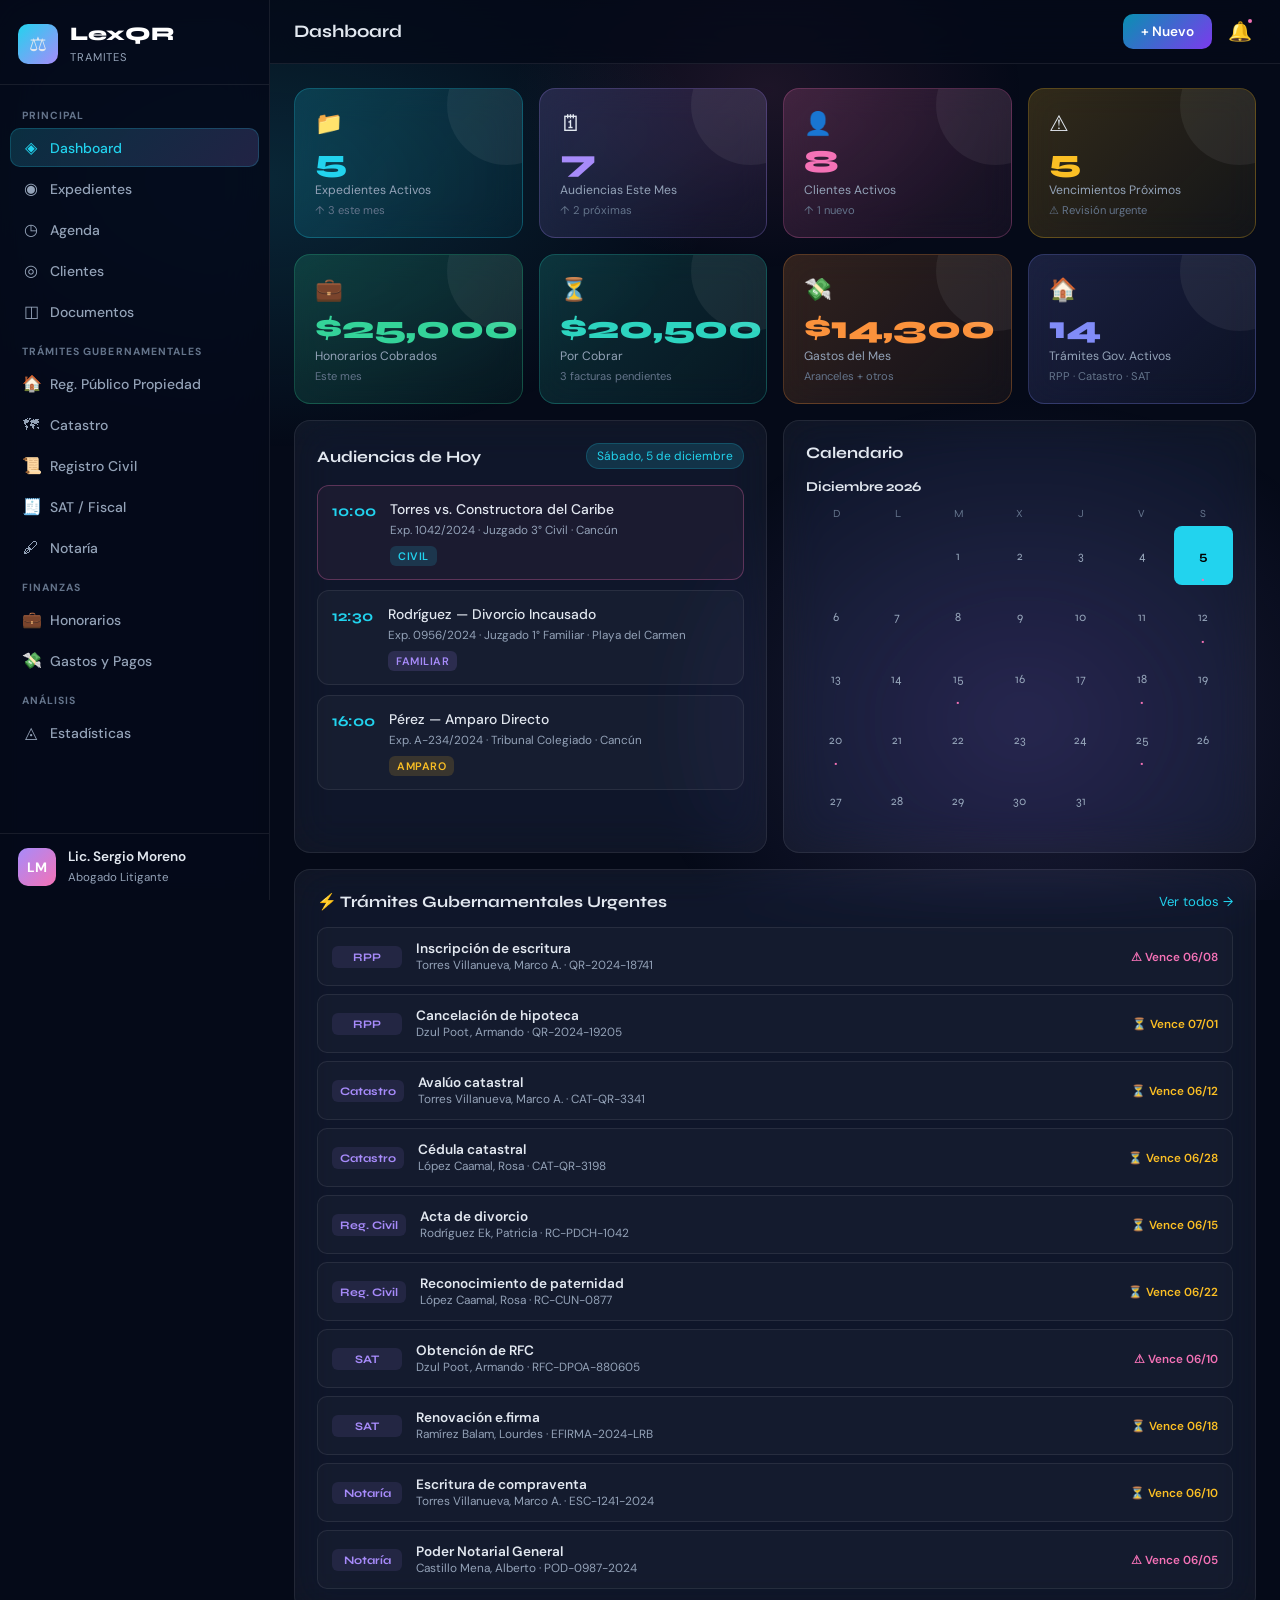
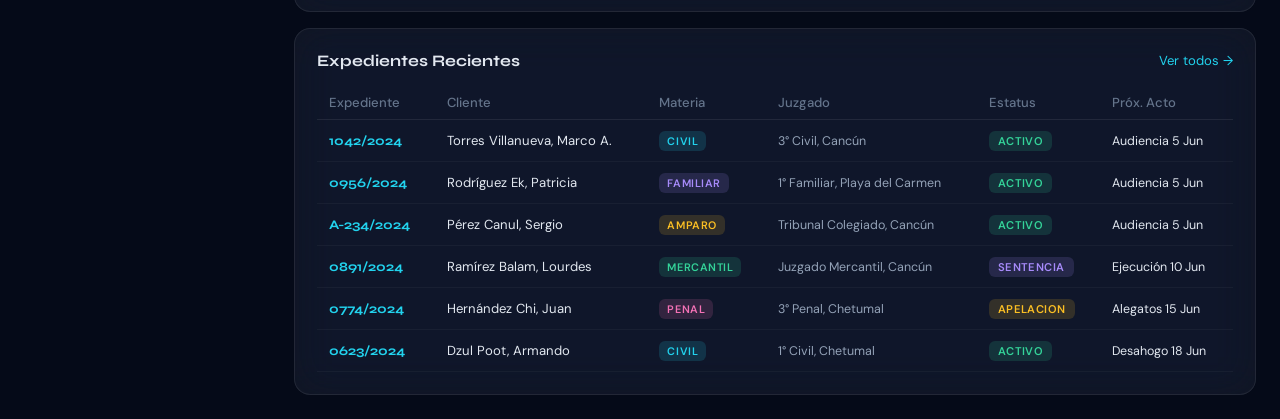
<file: index.html>
<!DOCTYPE html>
<html lang="es">
<head>
  <meta charset="UTF-8" />
  <meta name="viewport" content="width=device-width, initial-scale=1.0" />
  <title>LexQR — Agenda Legal</title>
  <!-- PWA -->
  <link rel="manifest" href="manifest.json" />
  <meta name="theme-color" content="#22d3ee" />
  <meta name="apple-mobile-web-app-capable" content="yes" />
  <meta name="apple-mobile-web-app-status-bar-style" content="black-translucent" />
  <meta name="apple-mobile-web-app-title" content="LexQR" />
  <link rel="apple-touch-icon" href="icon-192.png" />
  <link rel="preconnect" href="https://fonts.googleapis.com" />
  <link rel="preconnect" href="https://fonts.gstatic.com" crossorigin />
  <link href="https://fonts.googleapis.com/css2?family=Syne:wght@400;600;700;800&family=DM+Sans:ital,wght@0,300;0,400;0,500;1,300&display=swap" rel="stylesheet" />
  <link rel="stylesheet" href="styles.css" />
</head>
<body>

<!-- ═══════════════════════════════════════════ SIDEBAR ══ -->
<aside class="sidebar" id="sidebar">
  <div class="sidebar-brand">
    <div class="brand-icon">⚖</div>
    <div class="brand-text">
      <span class="brand-name">LexQR</span>
      <span class="brand-sub">Tramites</span>
    </div>
    <button class="sidebar-close" onclick="toggleSidebar()">✕</button>
  </div>

  <nav class="sidebar-nav">
    <div class="nav-group-label">Principal</div>
    <button class="nav-item active" onclick="showSection('dashboard')">
      <span class="nav-icon">◈</span> Dashboard
    </button>
    <button class="nav-item" onclick="showSection('expedientes')">
      <span class="nav-icon">◉</span> Expedientes
    </button>
    <button class="nav-item" onclick="showSection('agenda')">
      <span class="nav-icon">◷</span> Agenda
    </button>
    <button class="nav-item" onclick="showSection('clientes')">
      <span class="nav-icon">◎</span> Clientes
    </button>
    <button class="nav-item" onclick="showSection('documentos')">
      <span class="nav-icon">◫</span> Documentos
    </button>

    <div class="nav-group-label">Trámites Gubernamentales</div>
    <button class="nav-item" onclick="showSection('rpp')">
      <span class="nav-icon">🏠</span> Reg. Público Propiedad
    </button>
    <button class="nav-item" onclick="showSection('catastro')">
      <span class="nav-icon">🗺</span> Catastro
    </button>
    <button class="nav-item" onclick="showSection('regcivil')">
      <span class="nav-icon">📜</span> Registro Civil
    </button>
    <button class="nav-item" onclick="showSection('sat')">
      <span class="nav-icon">🧾</span> SAT / Fiscal
    </button>
    <button class="nav-item" onclick="showSection('notaria')">
      <span class="nav-icon">🖋</span> Notaría
    </button>

    <div class="nav-group-label">Finanzas</div>
    <button class="nav-item" onclick="showSection('honorarios')">
      <span class="nav-icon">💼</span> Honorarios
    </button>
    <button class="nav-item" onclick="showSection('gastos')">
      <span class="nav-icon">💸</span> Gastos y Pagos
    </button>

    <div class="nav-group-label">Análisis</div>
    <button class="nav-item" onclick="showSection('estadisticas')">
      <span class="nav-icon">◬</span> Estadísticas
    </button>
  </nav>

  <div class="sidebar-user">
    <div class="user-avatar">LM</div>
    <div class="user-info">
      <span class="user-name">Lic. Sergio Moreno</span>
      <span class="user-role">Abogado Litigante</span>
    </div>
  </div>
</aside>

<!-- ══════════════════════════════════════════ OVERLAY ═══ -->
<div class="overlay" id="overlay" onclick="toggleSidebar()"></div>

<!-- ════════════════════════════════════════ MAIN WRAP ═══ -->
<div class="main-wrap" id="mainWrap">

  <!-- TOPBAR -->
  <header class="topbar">
    <button class="menu-btn" onclick="toggleSidebar()">☰</button>
    <div class="topbar-title" id="topbarTitle">Dashboard</div>
    <div class="topbar-actions">
      <button class="btn-new" onclick="openModal('expediente')">+ Nuevo</button>
      <div class="notif-bell" onclick="toggleNotif()">
        🔔 <span class="notif-dot"></span>
        <div class="notif-panel" id="notifPanel">
          <div class="notif-header">Notificaciones</div>
          <div class="notif-item urgent">⚠ Audiencia hoy — Exp. 1042/2024 a las 10:00h</div>
          <div class="notif-item">📄 Documento vence mañana — Caso Torres</div>
          <div class="notif-item">✅ Pago recibido — Cliente Ramírez</div>
          <div class="notif-item">🗓 Prórroga solicitada — Exp. 0891/2024</div>
          <div class="notif-item urgent">⚠ Trámite RPP vence en 3 días — Dzul</div>
        </div>
      </div>
    </div>
  </header>

  <!-- ══════════════════════ SECCIÓN: DASHBOARD ═══ -->
  <section class="section active" id="sec-dashboard">

    <!-- KPI CARDS — row 1 -->
    <div class="kpi-grid">
      <div class="kpi-card kpi-cyan" onclick="showSection('expedientes')">
        <div class="kpi-icon">📁</div>
        <div class="kpi-val" id="kpi-exp">24</div>
        <div class="kpi-label">Expedientes Activos</div>
        <div class="kpi-trend">↑ 3 este mes</div>
      </div>
      <div class="kpi-card kpi-violet" onclick="showSection('agenda')">
        <div class="kpi-icon">🗓</div>
        <div class="kpi-val" id="kpi-aud">7</div>
        <div class="kpi-label">Audiencias Este Mes</div>
        <div class="kpi-trend">↑ 2 próximas</div>
      </div>
      <div class="kpi-card kpi-rose" onclick="showSection('clientes')">
        <div class="kpi-icon">👤</div>
        <div class="kpi-val" id="kpi-cli">18</div>
        <div class="kpi-label">Clientes Activos</div>
        <div class="kpi-trend">↑ 1 nuevo</div>
      </div>
      <div class="kpi-card kpi-amber" onclick="showSection('documentos')">
        <div class="kpi-icon">⚠</div>
        <div class="kpi-val" id="kpi-ven">5</div>
        <div class="kpi-label">Vencimientos Próximos</div>
        <div class="kpi-trend">⚠ Revisión urgente</div>
      </div>
    </div>

    <!-- KPI CARDS — row 2: finanzas -->
    <div class="kpi-grid kpi-grid-fin">
      <div class="kpi-card kpi-emerald" onclick="showSection('honorarios')">
        <div class="kpi-icon">💼</div>
        <div class="kpi-val" id="kpi-hon">$42,500</div>
        <div class="kpi-label">Honorarios Cobrados</div>
        <div class="kpi-trend">Este mes</div>
      </div>
      <div class="kpi-card kpi-teal" onclick="showSection('honorarios')">
        <div class="kpi-icon">⏳</div>
        <div class="kpi-val" id="kpi-pend">$18,000</div>
        <div class="kpi-label">Por Cobrar</div>
        <div class="kpi-trend">3 facturas pendientes</div>
      </div>
      <div class="kpi-card kpi-orange" onclick="showSection('gastos')">
        <div class="kpi-icon">💸</div>
        <div class="kpi-val" id="kpi-gas">$8,350</div>
        <div class="kpi-label">Gastos del Mes</div>
        <div class="kpi-trend">Aranceles + otros</div>
      </div>
      <div class="kpi-card kpi-indigo" onclick="showSection('rpp')">
        <div class="kpi-icon">🏠</div>
        <div class="kpi-val" id="kpi-tram">9</div>
        <div class="kpi-label">Trámites Gov. Activos</div>
        <div class="kpi-trend">RPP · Catastro · SAT</div>
      </div>
    </div>

    <!-- AUDIENCIAS HOY + MINI CALENDARIO -->
    <div class="duo-grid">
      <div class="glass-card">
        <div class="card-header">
          <h3>Audiencias de Hoy</h3>
          <span class="badge-today" id="fechaHoy"></span>
        </div>
        <div class="audit-list" id="audiencias-hoy">
          <div class="audit-item urgente">
            <div class="audit-time">10:00</div>
            <div class="audit-body">
              <div class="audit-title">Torres vs. Constructora del Caribe</div>
              <div class="audit-meta">Exp. 1042/2024 · Juzgado 3° Civil · Cancún</div>
              <span class="audit-tipo tipo-civil">Civil</span>
            </div>
          </div>
          <div class="audit-item">
            <div class="audit-time">12:30</div>
            <div class="audit-body">
              <div class="audit-title">Rodríguez — Divorcio Incausado</div>
              <div class="audit-meta">Exp. 0956/2024 · Juzgado 1° Familiar · Playa del Carmen</div>
              <span class="audit-tipo tipo-familiar">Familiar</span>
            </div>
          </div>
          <div class="audit-item">
            <div class="audit-time">16:00</div>
            <div class="audit-body">
              <div class="audit-title">Pérez — Amparo Directo</div>
              <div class="audit-meta">Exp. A-234/2024 · Tribunal Colegiado · Cancún</div>
              <span class="audit-tipo tipo-amparo">Amparo</span>
            </div>
          </div>
        </div>
      </div>
      <div class="glass-card">
        <div class="card-header"><h3>Calendario</h3></div>
        <div class="mini-cal" id="miniCal"></div>
      </div>
    </div>

    <!-- TRÁMITES URGENTES -->
    <div class="glass-card" style="margin-bottom:16px">
      <div class="card-header">
        <h3>⚡ Trámites Gubernamentales Urgentes</h3>
        <button class="link-btn" onclick="showSection('rpp')">Ver todos →</button>
      </div>
      <div id="tramitesUrgentes"></div>
    </div>

    <!-- EXPEDIENTES RECIENTES -->
    <div class="glass-card">
      <div class="card-header">
        <h3>Expedientes Recientes</h3>
        <button class="link-btn" onclick="showSection('expedientes')">Ver todos →</button>
      </div>
      <div class="exp-table-wrap">
        <table class="exp-table">
          <thead>
            <tr>
              <th>Expediente</th><th>Cliente</th><th>Materia</th>
              <th>Juzgado</th><th>Estatus</th><th>Próx. Acto</th>
            </tr>
          </thead>
          <tbody id="tbody-dashboard"></tbody>
        </table>
      </div>
    </div>

  </section>

  <!-- ══════════════════════ SECCIÓN: EXPEDIENTES ══ -->
  <section class="section" id="sec-expedientes">
    <div class="section-toolbar">
      <input class="search-input" type="search" placeholder="🔍 Buscar expediente, cliente..." oninput="filtrarExpedientes(this.value)" />
      <div class="filter-pills">
        <button class="pill active" onclick="filtrarMateria('todos',this)">Todos</button>
        <button class="pill" onclick="filtrarMateria('civil',this)">Civil</button>
        <button class="pill" onclick="filtrarMateria('familiar',this)">Familiar</button>
        <button class="pill" onclick="filtrarMateria('penal',this)">Penal</button>
        <button class="pill" onclick="filtrarMateria('amparo',this)">Amparo</button>
        <button class="pill" onclick="filtrarMateria('mercantil',this)">Mercantil</button>
      </div>
      <button class="btn-new" onclick="openModal('expediente')">+ Nuevo Expediente</button>
    </div>
    <div class="exp-cards-grid" id="expCardsGrid"></div>
  </section>

  <!-- ══════════════════════ SECCIÓN: AGENDA ════════ -->
  <section class="section" id="sec-agenda">
    <div class="section-toolbar">
      <div class="cal-nav">
        <button class="cal-nav-btn" onclick="cambiarMes(-1)">‹</button>
        <span id="calTitle" class="cal-title"></span>
        <button class="cal-nav-btn" onclick="cambiarMes(1)">›</button>
      </div>
      <button class="btn-new" onclick="openModal('audiencia')">+ Nueva Audiencia</button>
    </div>
    <div class="full-cal-wrap">
      <div class="full-cal" id="fullCal"></div>
    </div>
    <div class="glass-card" style="margin-top:1.5rem">
      <div class="card-header"><h3>Próximas Audiencias</h3></div>
      <div class="prox-list" id="proxList"></div>
    </div>
  </section>

  <!-- ══════════════════════ SECCIÓN: CLIENTES ═════ -->
  <section class="section" id="sec-clientes">
    <div class="section-toolbar">
      <input class="search-input" type="search" placeholder="🔍 Buscar cliente..." oninput="filtrarClientes(this.value)" />
      <button class="btn-new" onclick="openModal('cliente')">+ Nuevo Cliente</button>
    </div>
    <div class="clients-grid" id="clientsGrid"></div>
  </section>

  <!-- ══════════════════════ SECCIÓN: DOCUMENTOS ═══ -->
  <section class="section" id="sec-documentos">
    <div class="section-toolbar">
      <input class="search-input" type="search" placeholder="🔍 Buscar documento..." />
      <button class="btn-new" onclick="openModal('documento')">+ Nuevo Documento</button>
    </div>
    <div class="docs-list" id="docsList"></div>
  </section>

  <!-- ══════════════════════ SECCIÓN: RPP ══════════ -->
  <section class="section" id="sec-rpp">
    <div class="section-toolbar">
      <input class="search-input" type="search" placeholder="🔍 Buscar trámite RPP..." oninput="filtrarTramites('rpp', this.value)" />
      <div class="filter-pills">
        <button class="pill active" onclick="filtrarEstTramite('rpp','todos',this)">Todos</button>
        <button class="pill" onclick="filtrarEstTramite('rpp','en_tramite',this)">En Trámite</button>
        <button class="pill" onclick="filtrarEstTramite('rpp','urgente',this)">Urgente</button>
        <button class="pill" onclick="filtrarEstTramite('rpp','concluido',this)">Concluido</button>
      </div>
      <button class="btn-new" onclick="openModal('rpp')">+ Nuevo Trámite</button>
    </div>
    <div class="tramite-info-banner">
      <span class="ti-icon">🏠</span>
      <div>
        <div class="ti-title">Registro Público de la Propiedad</div>
        <div class="ti-sub">Inscripciones, cancelaciones, búsquedas de antecedentes registrales y folio real.</div>
      </div>
    </div>
    <div class="tramites-grid" id="grid-rpp"></div>
  </section>

  <!-- ══════════════════════ SECCIÓN: CATASTRO ═════ -->
  <section class="section" id="sec-catastro">
    <div class="section-toolbar">
      <input class="search-input" type="search" placeholder="🔍 Buscar trámite Catastro..." oninput="filtrarTramites('catastro', this.value)" />
      <button class="btn-new" onclick="openModal('catastro')">+ Nuevo Trámite</button>
    </div>
    <div class="tramite-info-banner" style="--ti-color:#fbbf24">
      <span class="ti-icon">🗺</span>
      <div>
        <div class="ti-title">Catastro Municipal</div>
        <div class="ti-sub">Avalúos, cédulas catastrales, actualización de valores, traslados de dominio.</div>
      </div>
    </div>
    <div class="tramites-grid" id="grid-catastro"></div>
  </section>

  <!-- ══════════════════════ SECCIÓN: REG CIVIL ════ -->
  <section class="section" id="sec-regcivil">
    <div class="section-toolbar">
      <input class="search-input" type="search" placeholder="🔍 Buscar trámite Reg. Civil..." oninput="filtrarTramites('regcivil', this.value)" />
      <button class="btn-new" onclick="openModal('regcivil')">+ Nuevo Trámite</button>
    </div>
    <div class="tramite-info-banner" style="--ti-color:#a78bfa">
      <span class="ti-icon">📜</span>
      <div>
        <div class="ti-title">Registro Civil</div>
        <div class="ti-sub">Actas de nacimiento, matrimonio, defunción, divorcios y reconocimientos.</div>
      </div>
    </div>
    <div class="tramites-grid" id="grid-regcivil"></div>
  </section>

  <!-- ══════════════════════ SECCIÓN: SAT ══════════ -->
  <section class="section" id="sec-sat">
    <div class="section-toolbar">
      <input class="search-input" type="search" placeholder="🔍 Buscar trámite SAT..." oninput="filtrarTramites('sat', this.value)" />
      <button class="btn-new" onclick="openModal('sat')">+ Nuevo Trámite SAT</button>
    </div>
    <div class="tramite-info-banner" style="--ti-color:#34d399">
      <span class="ti-icon">🧾</span>
      <div>
        <div class="ti-title">SAT / Trámites Fiscales</div>
        <div class="ti-sub">RFC, e.firma, aclaraciones, declaraciones, devoluciones, buzón tributario.</div>
      </div>
    </div>
    <div class="tramites-grid" id="grid-sat"></div>
  </section>

  <!-- ══════════════════════ SECCIÓN: NOTARÍA ══════ -->
  <section class="section" id="sec-notaria">
    <div class="section-toolbar">
      <input class="search-input" type="search" placeholder="🔍 Buscar trámite Notaría..." oninput="filtrarTramites('notaria', this.value)" />
      <button class="btn-new" onclick="openModal('notaria')">+ Nuevo Trámite Notarial</button>
    </div>
    <div class="tramite-info-banner" style="--ti-color:#f472b6">
      <span class="ti-icon">🖋</span>
      <div>
        <div class="ti-title">Notaría Pública</div>
        <div class="ti-sub">Escrituras, poderes notariales, testamentos, protocolizaciones y fe de hechos.</div>
      </div>
    </div>
    <div class="tramites-grid" id="grid-notaria"></div>
  </section>

  <!-- ══════════════════════ SECCIÓN: HONORARIOS ═══ -->
  <section class="section" id="sec-honorarios">
    <div class="section-toolbar">
      <input class="search-input" type="search" placeholder="🔍 Buscar honorario..." />
      <div class="filter-pills">
        <button class="pill active" onclick="filtrarHonorarios('todos',this)">Todos</button>
        <button class="pill" onclick="filtrarHonorarios('cobrado',this)">Cobrados</button>
        <button class="pill" onclick="filtrarHonorarios('pendiente',this)">Pendientes</button>
        <button class="pill" onclick="filtrarHonorarios('vencido',this)">Vencidos</button>
      </div>
      <button class="btn-new" onclick="openModal('honorario')">+ Registrar Cobro</button>
    </div>

    <!-- Resumen financiero -->
    <div class="fin-summary-grid">
      <div class="fin-box fin-box-green">
        <div class="fin-label">Total Cobrado (mes)</div>
        <div class="fin-amount" id="fin-cobrado">$42,500</div>
      </div>
      <div class="fin-box fin-box-amber">
        <div class="fin-label">Por Cobrar</div>
        <div class="fin-amount" id="fin-por-cobrar">$18,000</div>
      </div>
      <div class="fin-box fin-box-rose">
        <div class="fin-label">Vencido</div>
        <div class="fin-amount" id="fin-vencido">$5,000</div>
      </div>
      <div class="fin-box fin-box-cyan">
        <div class="fin-label">Anual Acumulado</div>
        <div class="fin-amount" id="fin-anual">$210,000</div>
      </div>
    </div>

    <div class="hon-list" id="honList"></div>
  </section>

  <!-- ══════════════════════ SECCIÓN: GASTOS ═══════ -->
  <section class="section" id="sec-gastos">
    <div class="section-toolbar">
      <input class="search-input" type="search" placeholder="🔍 Buscar gasto..." />
      <div class="filter-pills">
        <button class="pill active" onclick="filtrarGastos('todos',this)">Todos</button>
        <button class="pill" onclick="filtrarGastos('arancel',this)">Aranceles</button>
        <button class="pill" onclick="filtrarGastos('operativo',this)">Operativos</button>
        <button class="pill" onclick="filtrarGastos('tramite',this)">Trámites</button>
      </div>
      <button class="btn-new" onclick="openModal('gasto')">+ Registrar Gasto</button>
    </div>

    <div class="fin-summary-grid">
      <div class="fin-box fin-box-rose">
        <div class="fin-label">Gastos del Mes</div>
        <div class="fin-amount" id="gas-mes">$8,350</div>
      </div>
      <div class="fin-box fin-box-amber">
        <div class="fin-label">Aranceles Pagados</div>
        <div class="fin-amount" id="gas-arancel">$3,800</div>
      </div>
      <div class="fin-box fin-box-cyan">
        <div class="fin-label">Gastos Operativos</div>
        <div class="fin-amount" id="gas-oper">$4,550</div>
      </div>
      <div class="fin-box fin-box-green">
        <div class="fin-label">Balance Neto</div>
        <div class="fin-amount" id="gas-balance">$34,150</div>
      </div>
    </div>

    <div class="gastos-list" id="gastosList"></div>
  </section>

  <!-- ══════════════════════ SECCIÓN: ESTADÍSTICAS ═ -->
  <section class="section" id="sec-estadisticas">
    <div class="stats-grid">
      <div class="glass-card span2">
        <div class="card-header"><h3>Expedientes por Materia</h3></div>
        <div class="bar-chart" id="barChart"></div>
      </div>
      <div class="glass-card">
        <div class="card-header"><h3>Estatus General</h3></div>
        <div class="donut-wrap">
          <svg class="donut-svg" viewBox="0 0 200 200">
            <circle class="donut-bg" cx="100" cy="100" r="70"/>
            <circle class="donut-seg seg1" cx="100" cy="100" r="70" stroke-dasharray="176 263" stroke-dashoffset="0"/>
            <circle class="donut-seg seg2" cx="100" cy="100" r="70" stroke-dasharray="88 351" stroke-dashoffset="-176"/>
            <circle class="donut-seg seg3" cx="100" cy="100" r="70" stroke-dasharray="44 395" stroke-dashoffset="-264"/>
            <circle class="donut-seg seg4" cx="100" cy="100" r="70" stroke-dasharray="22 417" stroke-dashoffset="-308"/>
            <text x="100" y="95" class="donut-num">24</text>
            <text x="100" y="115" class="donut-label-c">Total</text>
          </svg>
          <div class="donut-legend">
            <div class="legend-item"><span class="legend-dot" style="background:#22d3ee"></span>En trámite (9)</div>
            <div class="legend-item"><span class="legend-dot" style="background:#a78bfa"></span>Sentencia (4)</div>
            <div class="legend-item"><span class="legend-dot" style="background:#f472b6"></span>Ejecución (2)</div>
            <div class="legend-item"><span class="legend-dot" style="background:#fbbf24"></span>Suspendido (1)</div>
          </div>
        </div>
      </div>
      <div class="glass-card">
        <div class="card-header"><h3>Audiencias — 6 Meses</h3></div>
        <div class="line-chart" id="lineChart"></div>
      </div>
      <!-- Gráfica de ingresos -->
      <div class="glass-card span2">
        <div class="card-header"><h3>Honorarios vs Gastos — 6 Meses</h3></div>
        <div class="bar-chart" id="barChartFin"></div>
      </div>
      <!-- Trámites gov -->
      <div class="glass-card">
        <div class="card-header"><h3>Trámites por Institución</h3></div>
        <div class="bar-chart" id="barChartTram"></div>
      </div>
    </div>
  </section>

</div><!-- /main-wrap -->

<!-- ══════════════════════════════════════════ MODALS ═══ -->
<div class="modal-overlay" id="modalOverlay" onclick="closeModal(event)">
  <div class="modal-box" id="modalBox">
    <button class="modal-close" onclick="closeModalDirect()">✕</button>
    <div class="modal-content" id="modalContent"></div>
  </div>
</div>

<!-- ══════════════════════════════════════════ TOAST ════ -->
<div class="toast" id="toast"></div>

<script src="app.js"></script>
<script>
  // Registrar Service Worker para uso offline
  if ('serviceWorker' in navigator) {
    window.addEventListener('load', () => {
      navigator.serviceWorker.register('./sw.js')
        .then(() => console.log('LexQR SW registrado ✓'))
        .catch(e => console.log('SW error:', e));
    });
  }
</script>
</body>
</html>
</file>
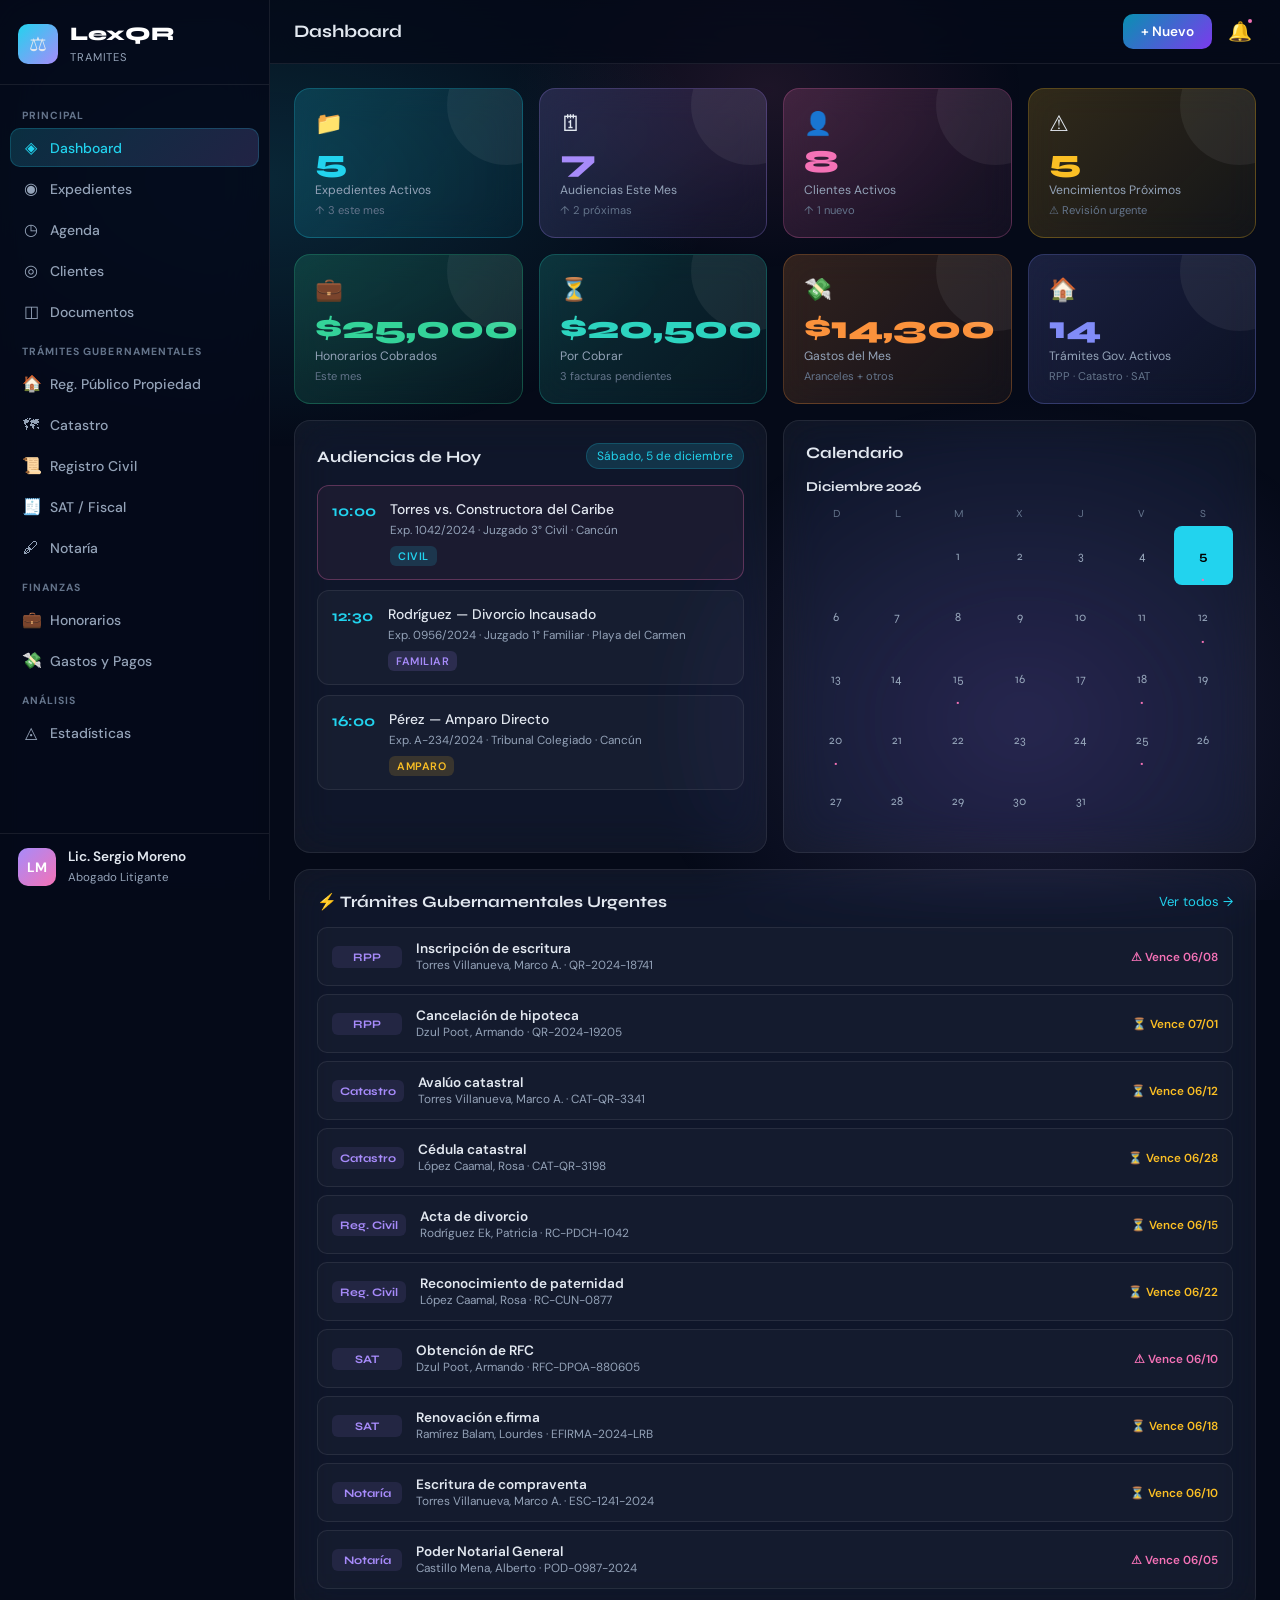
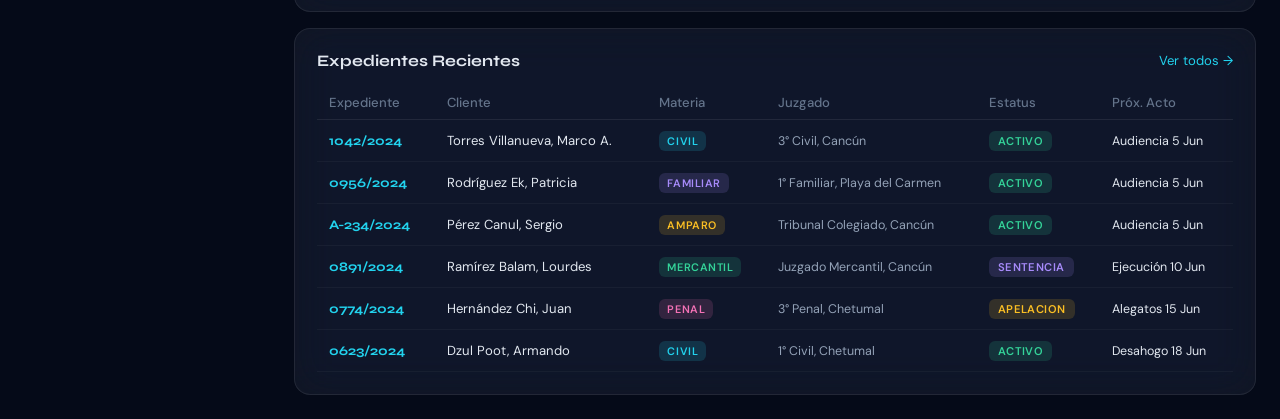
<file: lic_moreno.html>
<!DOCTYPE html>
<html lang="es">
<head>
  <meta charset="UTF-8" />
  <meta name="viewport" content="width=device-width, initial-scale=1.0" />
  <title>LexQR — Agenda Legal</title>
  <link rel="preconnect" href="https://fonts.googleapis.com" />
  <link rel="preconnect" href="https://fonts.gstatic.com" crossorigin />
  <link href="https://fonts.googleapis.com/css2?family=Syne:wght@400;600;700;800&family=DM+Sans:ital,wght@0,300;0,400;0,500;1,300&display=swap" rel="stylesheet" />
  <link rel="stylesheet" href="styles.css" />
</head>
<body>

<!-- ═══════════════════════════════════════════ SIDEBAR ══ -->
<aside class="sidebar" id="sidebar">
  <div class="sidebar-brand">
    <div class="brand-icon">⚖</div>
    <div class="brand-text">
      <span class="brand-name">LexQR</span>
      <span class="brand-sub">Tramites</span>
    </div>
    <button class="sidebar-close" onclick="toggleSidebar()">✕</button>
  </div>

  <nav class="sidebar-nav">
    <div class="nav-group-label">Principal</div>
    <button class="nav-item active" onclick="showSection('dashboard')">
      <span class="nav-icon">◈</span> Dashboard
    </button>
    <button class="nav-item" onclick="showSection('expedientes')">
      <span class="nav-icon">◉</span> Expedientes
    </button>
    <button class="nav-item" onclick="showSection('agenda')">
      <span class="nav-icon">◷</span> Agenda
    </button>
    <button class="nav-item" onclick="showSection('clientes')">
      <span class="nav-icon">◎</span> Clientes
    </button>
    <button class="nav-item" onclick="showSection('documentos')">
      <span class="nav-icon">◫</span> Documentos
    </button>

    <div class="nav-group-label">Trámites Gubernamentales</div>
    <button class="nav-item" onclick="showSection('rpp')">
      <span class="nav-icon">🏠</span> Reg. Público Propiedad
    </button>
    <button class="nav-item" onclick="showSection('catastro')">
      <span class="nav-icon">🗺</span> Catastro
    </button>
    <button class="nav-item" onclick="showSection('regcivil')">
      <span class="nav-icon">📜</span> Registro Civil
    </button>
    <button class="nav-item" onclick="showSection('sat')">
      <span class="nav-icon">🧾</span> SAT / Fiscal
    </button>
    <button class="nav-item" onclick="showSection('notaria')">
      <span class="nav-icon">🖋</span> Notaría
    </button>

    <div class="nav-group-label">Finanzas</div>
    <button class="nav-item" onclick="showSection('honorarios')">
      <span class="nav-icon">💼</span> Honorarios
    </button>
    <button class="nav-item" onclick="showSection('gastos')">
      <span class="nav-icon">💸</span> Gastos y Pagos
    </button>

    <div class="nav-group-label">Análisis</div>
    <button class="nav-item" onclick="showSection('estadisticas')">
      <span class="nav-icon">◬</span> Estadísticas
    </button>
  </nav>

  <div class="sidebar-user">
    <div class="user-avatar">LM</div>
    <div class="user-info">
      <span class="user-name">Lic. Sergio Moreno</span>
      <span class="user-role">Abogado Litigante</span>
    </div>
  </div>
</aside>

<!-- ══════════════════════════════════════════ OVERLAY ═══ -->
<div class="overlay" id="overlay" onclick="toggleSidebar()"></div>

<!-- ════════════════════════════════════════ MAIN WRAP ═══ -->
<div class="main-wrap" id="mainWrap">

  <!-- TOPBAR -->
  <header class="topbar">
    <button class="menu-btn" onclick="toggleSidebar()">☰</button>
    <div class="topbar-title" id="topbarTitle">Dashboard</div>
    <div class="topbar-actions">
      <button class="btn-new" onclick="openModal('expediente')">+ Nuevo</button>
      <div class="notif-bell" onclick="toggleNotif()">
        🔔 <span class="notif-dot"></span>
        <div class="notif-panel" id="notifPanel">
          <div class="notif-header">Notificaciones</div>
          <div class="notif-item urgent">⚠ Audiencia hoy — Exp. 1042/2024 a las 10:00h</div>
          <div class="notif-item">📄 Documento vence mañana — Caso Torres</div>
          <div class="notif-item">✅ Pago recibido — Cliente Ramírez</div>
          <div class="notif-item">🗓 Prórroga solicitada — Exp. 0891/2024</div>
          <div class="notif-item urgent">⚠ Trámite RPP vence en 3 días — Dzul</div>
        </div>
      </div>
    </div>
  </header>

  <!-- ══════════════════════ SECCIÓN: DASHBOARD ═══ -->
  <section class="section active" id="sec-dashboard">

    <!-- KPI CARDS — row 1 -->
    <div class="kpi-grid">
      <div class="kpi-card kpi-cyan" onclick="showSection('expedientes')">
        <div class="kpi-icon">📁</div>
        <div class="kpi-val" id="kpi-exp">24</div>
        <div class="kpi-label">Expedientes Activos</div>
        <div class="kpi-trend">↑ 3 este mes</div>
      </div>
      <div class="kpi-card kpi-violet" onclick="showSection('agenda')">
        <div class="kpi-icon">🗓</div>
        <div class="kpi-val" id="kpi-aud">7</div>
        <div class="kpi-label">Audiencias Este Mes</div>
        <div class="kpi-trend">↑ 2 próximas</div>
      </div>
      <div class="kpi-card kpi-rose" onclick="showSection('clientes')">
        <div class="kpi-icon">👤</div>
        <div class="kpi-val" id="kpi-cli">18</div>
        <div class="kpi-label">Clientes Activos</div>
        <div class="kpi-trend">↑ 1 nuevo</div>
      </div>
      <div class="kpi-card kpi-amber" onclick="showSection('documentos')">
        <div class="kpi-icon">⚠</div>
        <div class="kpi-val" id="kpi-ven">5</div>
        <div class="kpi-label">Vencimientos Próximos</div>
        <div class="kpi-trend">⚠ Revisión urgente</div>
      </div>
    </div>

    <!-- KPI CARDS — row 2: finanzas -->
    <div class="kpi-grid kpi-grid-fin">
      <div class="kpi-card kpi-emerald" onclick="showSection('honorarios')">
        <div class="kpi-icon">💼</div>
        <div class="kpi-val" id="kpi-hon">$42,500</div>
        <div class="kpi-label">Honorarios Cobrados</div>
        <div class="kpi-trend">Este mes</div>
      </div>
      <div class="kpi-card kpi-teal" onclick="showSection('honorarios')">
        <div class="kpi-icon">⏳</div>
        <div class="kpi-val" id="kpi-pend">$18,000</div>
        <div class="kpi-label">Por Cobrar</div>
        <div class="kpi-trend">3 facturas pendientes</div>
      </div>
      <div class="kpi-card kpi-orange" onclick="showSection('gastos')">
        <div class="kpi-icon">💸</div>
        <div class="kpi-val" id="kpi-gas">$8,350</div>
        <div class="kpi-label">Gastos del Mes</div>
        <div class="kpi-trend">Aranceles + otros</div>
      </div>
      <div class="kpi-card kpi-indigo" onclick="showSection('rpp')">
        <div class="kpi-icon">🏠</div>
        <div class="kpi-val" id="kpi-tram">9</div>
        <div class="kpi-label">Trámites Gov. Activos</div>
        <div class="kpi-trend">RPP · Catastro · SAT</div>
      </div>
    </div>

    <!-- AUDIENCIAS HOY + MINI CALENDARIO -->
    <div class="duo-grid">
      <div class="glass-card">
        <div class="card-header">
          <h3>Audiencias de Hoy</h3>
          <span class="badge-today" id="fechaHoy"></span>
        </div>
        <div class="audit-list" id="audiencias-hoy">
          <div class="audit-item urgente">
            <div class="audit-time">10:00</div>
            <div class="audit-body">
              <div class="audit-title">Torres vs. Constructora del Caribe</div>
              <div class="audit-meta">Exp. 1042/2024 · Juzgado 3° Civil · Cancún</div>
              <span class="audit-tipo tipo-civil">Civil</span>
            </div>
          </div>
          <div class="audit-item">
            <div class="audit-time">12:30</div>
            <div class="audit-body">
              <div class="audit-title">Rodríguez — Divorcio Incausado</div>
              <div class="audit-meta">Exp. 0956/2024 · Juzgado 1° Familiar · Playa del Carmen</div>
              <span class="audit-tipo tipo-familiar">Familiar</span>
            </div>
          </div>
          <div class="audit-item">
            <div class="audit-time">16:00</div>
            <div class="audit-body">
              <div class="audit-title">Pérez — Amparo Directo</div>
              <div class="audit-meta">Exp. A-234/2024 · Tribunal Colegiado · Cancún</div>
              <span class="audit-tipo tipo-amparo">Amparo</span>
            </div>
          </div>
        </div>
      </div>
      <div class="glass-card">
        <div class="card-header"><h3>Calendario</h3></div>
        <div class="mini-cal" id="miniCal"></div>
      </div>
    </div>

    <!-- TRÁMITES URGENTES -->
    <div class="glass-card" style="margin-bottom:16px">
      <div class="card-header">
        <h3>⚡ Trámites Gubernamentales Urgentes</h3>
        <button class="link-btn" onclick="showSection('rpp')">Ver todos →</button>
      </div>
      <div id="tramitesUrgentes"></div>
    </div>

    <!-- EXPEDIENTES RECIENTES -->
    <div class="glass-card">
      <div class="card-header">
        <h3>Expedientes Recientes</h3>
        <button class="link-btn" onclick="showSection('expedientes')">Ver todos →</button>
      </div>
      <div class="exp-table-wrap">
        <table class="exp-table">
          <thead>
            <tr>
              <th>Expediente</th><th>Cliente</th><th>Materia</th>
              <th>Juzgado</th><th>Estatus</th><th>Próx. Acto</th>
            </tr>
          </thead>
          <tbody id="tbody-dashboard"></tbody>
        </table>
      </div>
    </div>

  </section>

  <!-- ══════════════════════ SECCIÓN: EXPEDIENTES ══ -->
  <section class="section" id="sec-expedientes">
    <div class="section-toolbar">
      <input class="search-input" type="search" placeholder="🔍 Buscar expediente, cliente..." oninput="filtrarExpedientes(this.value)" />
      <div class="filter-pills">
        <button class="pill active" onclick="filtrarMateria('todos',this)">Todos</button>
        <button class="pill" onclick="filtrarMateria('civil',this)">Civil</button>
        <button class="pill" onclick="filtrarMateria('familiar',this)">Familiar</button>
        <button class="pill" onclick="filtrarMateria('penal',this)">Penal</button>
        <button class="pill" onclick="filtrarMateria('amparo',this)">Amparo</button>
        <button class="pill" onclick="filtrarMateria('mercantil',this)">Mercantil</button>
      </div>
      <button class="btn-new" onclick="openModal('expediente')">+ Nuevo Expediente</button>
    </div>
    <div class="exp-cards-grid" id="expCardsGrid"></div>
  </section>

  <!-- ══════════════════════ SECCIÓN: AGENDA ════════ -->
  <section class="section" id="sec-agenda">
    <div class="section-toolbar">
      <div class="cal-nav">
        <button class="cal-nav-btn" onclick="cambiarMes(-1)">‹</button>
        <span id="calTitle" class="cal-title"></span>
        <button class="cal-nav-btn" onclick="cambiarMes(1)">›</button>
      </div>
      <button class="btn-new" onclick="openModal('audiencia')">+ Nueva Audiencia</button>
    </div>
    <div class="full-cal-wrap">
      <div class="full-cal" id="fullCal"></div>
    </div>
    <div class="glass-card" style="margin-top:1.5rem">
      <div class="card-header"><h3>Próximas Audiencias</h3></div>
      <div class="prox-list" id="proxList"></div>
    </div>
  </section>

  <!-- ══════════════════════ SECCIÓN: CLIENTES ═════ -->
  <section class="section" id="sec-clientes">
    <div class="section-toolbar">
      <input class="search-input" type="search" placeholder="🔍 Buscar cliente..." oninput="filtrarClientes(this.value)" />
      <button class="btn-new" onclick="openModal('cliente')">+ Nuevo Cliente</button>
    </div>
    <div class="clients-grid" id="clientsGrid"></div>
  </section>

  <!-- ══════════════════════ SECCIÓN: DOCUMENTOS ═══ -->
  <section class="section" id="sec-documentos">
    <div class="section-toolbar">
      <input class="search-input" type="search" placeholder="🔍 Buscar documento..." />
      <button class="btn-new" onclick="openModal('documento')">+ Nuevo Documento</button>
    </div>
    <div class="docs-list" id="docsList"></div>
  </section>

  <!-- ══════════════════════ SECCIÓN: RPP ══════════ -->
  <section class="section" id="sec-rpp">
    <div class="section-toolbar">
      <input class="search-input" type="search" placeholder="🔍 Buscar trámite RPP..." oninput="filtrarTramites('rpp', this.value)" />
      <div class="filter-pills">
        <button class="pill active" onclick="filtrarEstTramite('rpp','todos',this)">Todos</button>
        <button class="pill" onclick="filtrarEstTramite('rpp','en_tramite',this)">En Trámite</button>
        <button class="pill" onclick="filtrarEstTramite('rpp','urgente',this)">Urgente</button>
        <button class="pill" onclick="filtrarEstTramite('rpp','concluido',this)">Concluido</button>
      </div>
      <button class="btn-new" onclick="openModal('rpp')">+ Nuevo Trámite</button>
    </div>
    <div class="tramite-info-banner">
      <span class="ti-icon">🏠</span>
      <div>
        <div class="ti-title">Registro Público de la Propiedad</div>
        <div class="ti-sub">Inscripciones, cancelaciones, búsquedas de antecedentes registrales y folio real.</div>
      </div>
    </div>
    <div class="tramites-grid" id="grid-rpp"></div>
  </section>

  <!-- ══════════════════════ SECCIÓN: CATASTRO ═════ -->
  <section class="section" id="sec-catastro">
    <div class="section-toolbar">
      <input class="search-input" type="search" placeholder="🔍 Buscar trámite Catastro..." oninput="filtrarTramites('catastro', this.value)" />
      <button class="btn-new" onclick="openModal('catastro')">+ Nuevo Trámite</button>
    </div>
    <div class="tramite-info-banner" style="--ti-color:#fbbf24">
      <span class="ti-icon">🗺</span>
      <div>
        <div class="ti-title">Catastro Municipal</div>
        <div class="ti-sub">Avalúos, cédulas catastrales, actualización de valores, traslados de dominio.</div>
      </div>
    </div>
    <div class="tramites-grid" id="grid-catastro"></div>
  </section>

  <!-- ══════════════════════ SECCIÓN: REG CIVIL ════ -->
  <section class="section" id="sec-regcivil">
    <div class="section-toolbar">
      <input class="search-input" type="search" placeholder="🔍 Buscar trámite Reg. Civil..." oninput="filtrarTramites('regcivil', this.value)" />
      <button class="btn-new" onclick="openModal('regcivil')">+ Nuevo Trámite</button>
    </div>
    <div class="tramite-info-banner" style="--ti-color:#a78bfa">
      <span class="ti-icon">📜</span>
      <div>
        <div class="ti-title">Registro Civil</div>
        <div class="ti-sub">Actas de nacimiento, matrimonio, defunción, divorcios y reconocimientos.</div>
      </div>
    </div>
    <div class="tramites-grid" id="grid-regcivil"></div>
  </section>

  <!-- ══════════════════════ SECCIÓN: SAT ══════════ -->
  <section class="section" id="sec-sat">
    <div class="section-toolbar">
      <input class="search-input" type="search" placeholder="🔍 Buscar trámite SAT..." oninput="filtrarTramites('sat', this.value)" />
      <button class="btn-new" onclick="openModal('sat')">+ Nuevo Trámite SAT</button>
    </div>
    <div class="tramite-info-banner" style="--ti-color:#34d399">
      <span class="ti-icon">🧾</span>
      <div>
        <div class="ti-title">SAT / Trámites Fiscales</div>
        <div class="ti-sub">RFC, e.firma, aclaraciones, declaraciones, devoluciones, buzón tributario.</div>
      </div>
    </div>
    <div class="tramites-grid" id="grid-sat"></div>
  </section>

  <!-- ══════════════════════ SECCIÓN: NOTARÍA ══════ -->
  <section class="section" id="sec-notaria">
    <div class="section-toolbar">
      <input class="search-input" type="search" placeholder="🔍 Buscar trámite Notaría..." oninput="filtrarTramites('notaria', this.value)" />
      <button class="btn-new" onclick="openModal('notaria')">+ Nuevo Trámite Notarial</button>
    </div>
    <div class="tramite-info-banner" style="--ti-color:#f472b6">
      <span class="ti-icon">🖋</span>
      <div>
        <div class="ti-title">Notaría Pública</div>
        <div class="ti-sub">Escrituras, poderes notariales, testamentos, protocolizaciones y fe de hechos.</div>
      </div>
    </div>
    <div class="tramites-grid" id="grid-notaria"></div>
  </section>

  <!-- ══════════════════════ SECCIÓN: HONORARIOS ═══ -->
  <section class="section" id="sec-honorarios">
    <div class="section-toolbar">
      <input class="search-input" type="search" placeholder="🔍 Buscar honorario..." />
      <div class="filter-pills">
        <button class="pill active" onclick="filtrarHonorarios('todos',this)">Todos</button>
        <button class="pill" onclick="filtrarHonorarios('cobrado',this)">Cobrados</button>
        <button class="pill" onclick="filtrarHonorarios('pendiente',this)">Pendientes</button>
        <button class="pill" onclick="filtrarHonorarios('vencido',this)">Vencidos</button>
      </div>
      <button class="btn-new" onclick="openModal('honorario')">+ Registrar Cobro</button>
    </div>

    <!-- Resumen financiero -->
    <div class="fin-summary-grid">
      <div class="fin-box fin-box-green">
        <div class="fin-label">Total Cobrado (mes)</div>
        <div class="fin-amount" id="fin-cobrado">$42,500</div>
      </div>
      <div class="fin-box fin-box-amber">
        <div class="fin-label">Por Cobrar</div>
        <div class="fin-amount" id="fin-por-cobrar">$18,000</div>
      </div>
      <div class="fin-box fin-box-rose">
        <div class="fin-label">Vencido</div>
        <div class="fin-amount" id="fin-vencido">$5,000</div>
      </div>
      <div class="fin-box fin-box-cyan">
        <div class="fin-label">Anual Acumulado</div>
        <div class="fin-amount" id="fin-anual">$210,000</div>
      </div>
    </div>

    <div class="hon-list" id="honList"></div>
  </section>

  <!-- ══════════════════════ SECCIÓN: GASTOS ═══════ -->
  <section class="section" id="sec-gastos">
    <div class="section-toolbar">
      <input class="search-input" type="search" placeholder="🔍 Buscar gasto..." />
      <div class="filter-pills">
        <button class="pill active" onclick="filtrarGastos('todos',this)">Todos</button>
        <button class="pill" onclick="filtrarGastos('arancel',this)">Aranceles</button>
        <button class="pill" onclick="filtrarGastos('operativo',this)">Operativos</button>
        <button class="pill" onclick="filtrarGastos('tramite',this)">Trámites</button>
      </div>
      <button class="btn-new" onclick="openModal('gasto')">+ Registrar Gasto</button>
    </div>

    <div class="fin-summary-grid">
      <div class="fin-box fin-box-rose">
        <div class="fin-label">Gastos del Mes</div>
        <div class="fin-amount" id="gas-mes">$8,350</div>
      </div>
      <div class="fin-box fin-box-amber">
        <div class="fin-label">Aranceles Pagados</div>
        <div class="fin-amount" id="gas-arancel">$3,800</div>
      </div>
      <div class="fin-box fin-box-cyan">
        <div class="fin-label">Gastos Operativos</div>
        <div class="fin-amount" id="gas-oper">$4,550</div>
      </div>
      <div class="fin-box fin-box-green">
        <div class="fin-label">Balance Neto</div>
        <div class="fin-amount" id="gas-balance">$34,150</div>
      </div>
    </div>

    <div class="gastos-list" id="gastosList"></div>
  </section>

  <!-- ══════════════════════ SECCIÓN: ESTADÍSTICAS ═ -->
  <section class="section" id="sec-estadisticas">
    <div class="stats-grid">
      <div class="glass-card span2">
        <div class="card-header"><h3>Expedientes por Materia</h3></div>
        <div class="bar-chart" id="barChart"></div>
      </div>
      <div class="glass-card">
        <div class="card-header"><h3>Estatus General</h3></div>
        <div class="donut-wrap">
          <svg class="donut-svg" viewBox="0 0 200 200">
            <circle class="donut-bg" cx="100" cy="100" r="70"/>
            <circle class="donut-seg seg1" cx="100" cy="100" r="70" stroke-dasharray="176 263" stroke-dashoffset="0"/>
            <circle class="donut-seg seg2" cx="100" cy="100" r="70" stroke-dasharray="88 351" stroke-dashoffset="-176"/>
            <circle class="donut-seg seg3" cx="100" cy="100" r="70" stroke-dasharray="44 395" stroke-dashoffset="-264"/>
            <circle class="donut-seg seg4" cx="100" cy="100" r="70" stroke-dasharray="22 417" stroke-dashoffset="-308"/>
            <text x="100" y="95" class="donut-num">24</text>
            <text x="100" y="115" class="donut-label-c">Total</text>
          </svg>
          <div class="donut-legend">
            <div class="legend-item"><span class="legend-dot" style="background:#22d3ee"></span>En trámite (9)</div>
            <div class="legend-item"><span class="legend-dot" style="background:#a78bfa"></span>Sentencia (4)</div>
            <div class="legend-item"><span class="legend-dot" style="background:#f472b6"></span>Ejecución (2)</div>
            <div class="legend-item"><span class="legend-dot" style="background:#fbbf24"></span>Suspendido (1)</div>
          </div>
        </div>
      </div>
      <div class="glass-card">
        <div class="card-header"><h3>Audiencias — 6 Meses</h3></div>
        <div class="line-chart" id="lineChart"></div>
      </div>
      <!-- Gráfica de ingresos -->
      <div class="glass-card span2">
        <div class="card-header"><h3>Honorarios vs Gastos — 6 Meses</h3></div>
        <div class="bar-chart" id="barChartFin"></div>
      </div>
      <!-- Trámites gov -->
      <div class="glass-card">
        <div class="card-header"><h3>Trámites por Institución</h3></div>
        <div class="bar-chart" id="barChartTram"></div>
      </div>
    </div>
  </section>

</div><!-- /main-wrap -->

<!-- ══════════════════════════════════════════ MODALS ═══ -->
<div class="modal-overlay" id="modalOverlay" onclick="closeModal(event)">
  <div class="modal-box" id="modalBox">
    <button class="modal-close" onclick="closeModalDirect()">✕</button>
    <div class="modal-content" id="modalContent"></div>
  </div>
</div>

<!-- ══════════════════════════════════════════ TOAST ════ -->
<div class="toast" id="toast"></div>

<script src="app.js"></script>
</body>
</html>
</file>
<file: styles.css>
/* ═══════════════════════════════════════════════════════════
   LexQR — Agenda Legal v2
   Glassmorphism · Vibrant · Mobile-First
════════════════════════════════════════════════════════════ */

:root {
  --cyan:    #22d3ee;
  --cyan-d:  #0891b2;
  --violet:  #a78bfa;
  --violet-d:#7c3aed;
  --rose:    #f472b6;
  --rose-d:  #db2777;
  --amber:   #fbbf24;
  --amber-d: #d97706;
  --emerald: #34d399;
  --emerald-d:#059669;
  --teal:    #2dd4bf;
  --orange:  #fb923c;
  --indigo:  #818cf8;
  --bg:      #050a18;
  --bg2:     #0c1429;
  --glass:   rgba(255,255,255,0.05);
  --glass-b: rgba(255,255,255,0.12);
  --text:    #e2e8f0;
  --text-m:  #94a3b8;
  --text-s:  #64748b;
  --border:  rgba(255,255,255,0.08);
  --radius:  16px;
  --sidebar: 270px;
}

*, *::before, *::after { box-sizing: border-box; margin: 0; padding: 0; }
html { scroll-behavior: smooth; }

body {
  font-family: 'DM Sans', sans-serif;
  background: var(--bg);
  color: var(--text);
  min-height: 100vh;
  overflow-x: hidden;
}

body::before {
  content: '';
  position: fixed; inset: 0; z-index: 0;
  background:
    radial-gradient(ellipse 60% 50% at 20% 20%, rgba(34,211,238,.15) 0%, transparent 60%),
    radial-gradient(ellipse 50% 60% at 80% 80%, rgba(167,139,250,.15) 0%, transparent 60%),
    radial-gradient(ellipse 40% 40% at 60% 10%, rgba(244,114,182,.1) 0%, transparent 50%);
  pointer-events: none;
}

/* ════════════════ SIDEBAR ═══════════════════════════════ */
.sidebar {
  position: fixed; top: 0; left: 0; z-index: 200;
  width: var(--sidebar); height: 100vh;
  background: rgba(5,10,24,0.88);
  backdrop-filter: blur(24px) saturate(1.8);
  -webkit-backdrop-filter: blur(24px) saturate(1.8);
  border-right: 1px solid var(--border);
  display: flex; flex-direction: column;
  transition: transform .35s cubic-bezier(.4,0,.2,1);
}

.sidebar-brand {
  display: flex; align-items: center; gap: 12px;
  padding: 22px 18px 18px;
  border-bottom: 1px solid var(--border);
  flex-shrink: 0;
}
.brand-icon { width:40px; height:40px; background:linear-gradient(135deg,var(--cyan),var(--violet)); border-radius:10px; display:grid; place-items:center; font-size:20px; flex-shrink:0; }
.brand-name { font-family:'Syne',sans-serif; font-weight:800; font-size:1.2rem; color:#fff; display:block; }
.brand-sub  { font-size:.7rem; color:var(--text-m); letter-spacing:.08em; text-transform:uppercase; }
.sidebar-close { margin-left:auto; background:none; border:none; color:var(--text-m); font-size:1.1rem; cursor:pointer; display:none; }

.sidebar-nav {
  flex: 1; padding: 12px 10px;
  display: flex; flex-direction: column; gap: 2px;
  overflow-y: auto;
}
.sidebar-nav::-webkit-scrollbar { width: 3px; }
.sidebar-nav::-webkit-scrollbar-thumb { background: rgba(255,255,255,.1); border-radius: 99px; }

.nav-group-label {
  font-size: .65rem; font-weight: 700; letter-spacing: .1em;
  text-transform: uppercase; color: var(--text-s);
  padding: 12px 12px 4px;
}

.nav-item {
  display: flex; align-items: center; gap: 10px;
  padding: 9px 12px;
  background: none; border: none; border-radius: 10px;
  color: var(--text-m); font-family: 'DM Sans', sans-serif;
  font-size: .875rem; font-weight: 500;
  cursor: pointer; text-align: left; width: 100%;
  transition: all .2s;
}
.nav-item:hover { background: var(--glass); color: var(--text); }
.nav-item.active {
  background: linear-gradient(135deg, rgba(34,211,238,.18), rgba(167,139,250,.18));
  color: var(--cyan);
  box-shadow: inset 0 0 0 1px rgba(34,211,238,.2);
}
.nav-icon { font-size: 1rem; width: 18px; text-align: center; }

.sidebar-user {
  display: flex; align-items: center; gap: 12px;
  padding: 14px 18px;
  border-top: 1px solid var(--border);
  flex-shrink: 0;
}
.user-avatar { width:38px; height:38px; border-radius:10px; background:linear-gradient(135deg,var(--violet),var(--rose)); display:grid; place-items:center; font-weight:700; font-size:.85rem; color:#fff; flex-shrink:0; }
.user-name { font-weight:600; font-size:.85rem; display:block; }
.user-role { font-size:.72rem; color:var(--text-m); }

/* ════════════════ OVERLAY ═══════════════════════════════ */
.overlay { display:none; position:fixed; inset:0; z-index:100; background:rgba(0,0,0,.6); backdrop-filter:blur(2px); }
.overlay.show { display:block; }

/* ════════════════ MAIN WRAP ═════════════════════════════ */
.main-wrap { margin-left:var(--sidebar); min-height:100vh; position:relative; z-index:1; transition:margin .35s cubic-bezier(.4,0,.2,1); }

/* ════════════════ TOPBAR ════════════════════════════════ */
.topbar { position:sticky; top:0; z-index:50; display:flex; align-items:center; gap:14px; padding:14px 24px; background:rgba(5,10,24,.75); backdrop-filter:blur(20px); border-bottom:1px solid var(--border); }
.menu-btn { display:none; background:none; border:none; color:var(--text); font-size:1.4rem; cursor:pointer; line-height:1; }
.topbar-title { font-family:'Syne',sans-serif; font-weight:700; font-size:1.1rem; flex:1; }
.topbar-actions { display:flex; align-items:center; gap:12px; }

.btn-new { padding:9px 18px; border-radius:10px; border:none; background:linear-gradient(135deg,var(--cyan-d),var(--violet-d)); color:#fff; font-family:'DM Sans',sans-serif; font-weight:600; font-size:.85rem; cursor:pointer; transition:opacity .2s,transform .15s; white-space:nowrap; }
.btn-new:hover { opacity:.88; transform:translateY(-1px); }
.btn-new:active { transform:translateY(0); }

.notif-bell { position:relative; font-size:1.2rem; cursor:pointer; padding:4px; }
.notif-dot { position:absolute; top:2px; right:2px; width:8px; height:8px; border-radius:50%; background:var(--rose); border:2px solid var(--bg); }
.notif-panel { display:none; position:absolute; top:calc(100% + 10px); right:0; width:300px; background:rgba(12,20,41,.95); backdrop-filter:blur(20px); border:1px solid var(--border); border-radius:var(--radius); overflow:hidden; box-shadow:0 20px 60px rgba(0,0,0,.5); }
.notif-panel.show { display:block; animation:fadeDown .2s ease; }
.notif-header { padding:14px 16px; font-weight:600; font-size:.85rem; border-bottom:1px solid var(--border); }
.notif-item { padding:12px 16px; font-size:.82rem; color:var(--text-m); border-bottom:1px solid var(--border); transition:background .15s; }
.notif-item:hover { background:var(--glass); }
.notif-item.urgent { color:var(--rose); }

/* ════════════════ SECTIONS ══════════════════════════════ */
.section { display:none; padding:24px; animation:fadeIn .3s ease; }
.section.active { display:block; }
@keyframes fadeIn  { from { opacity:0; transform:translateY(8px); } to { opacity:1; transform:none; } }
@keyframes fadeDown{ from { opacity:0; transform:translateY(-8px); } to { opacity:1; transform:none; } }

/* ════════════════ KPI CARDS ═════════════════════════════ */
.kpi-grid { display:grid; grid-template-columns:repeat(4,1fr); gap:16px; margin-bottom:16px; }
.kpi-grid-fin { margin-top:0; }

.kpi-card { border-radius:var(--radius); padding:20px; position:relative; overflow:hidden; cursor:pointer; transition:transform .2s,box-shadow .2s; backdrop-filter:blur(16px); }
.kpi-card::before { content:''; position:absolute; top:-30%; right:-20%; width:120px; height:120px; border-radius:50%; background:rgba(255,255,255,.06); }
.kpi-card:hover { transform:translateY(-3px); box-shadow:0 12px 40px rgba(0,0,0,.3); }

.kpi-cyan    { background:linear-gradient(135deg,rgba(34,211,238,.18),rgba(34,211,238,.06)); border:1px solid rgba(34,211,238,.25); }
.kpi-violet  { background:linear-gradient(135deg,rgba(167,139,250,.18),rgba(167,139,250,.06)); border:1px solid rgba(167,139,250,.25); }
.kpi-rose    { background:linear-gradient(135deg,rgba(244,114,182,.18),rgba(244,114,182,.06)); border:1px solid rgba(244,114,182,.25); }
.kpi-amber   { background:linear-gradient(135deg,rgba(251,191,36,.18),rgba(251,191,36,.06)); border:1px solid rgba(251,191,36,.25); }
.kpi-emerald { background:linear-gradient(135deg,rgba(52,211,153,.18),rgba(52,211,153,.06)); border:1px solid rgba(52,211,153,.25); }
.kpi-teal    { background:linear-gradient(135deg,rgba(45,212,191,.18),rgba(45,212,191,.06)); border:1px solid rgba(45,212,191,.25); }
.kpi-orange  { background:linear-gradient(135deg,rgba(251,146,60,.18),rgba(251,146,60,.06)); border:1px solid rgba(251,146,60,.25); }
.kpi-indigo  { background:linear-gradient(135deg,rgba(129,140,248,.18),rgba(129,140,248,.06)); border:1px solid rgba(129,140,248,.25); }

.kpi-icon  { font-size:1.4rem; margin-bottom:8px; }
.kpi-val   { font-family:'Syne',sans-serif; font-size:2rem; font-weight:800; line-height:1; }
.kpi-label { font-size:.76rem; color:var(--text-m); margin-top:4px; }
.kpi-trend { font-size:.7rem; color:var(--text-s); margin-top:5px; }

.kpi-cyan .kpi-val    { color:var(--cyan); }
.kpi-violet .kpi-val  { color:var(--violet); }
.kpi-rose .kpi-val    { color:var(--rose); }
.kpi-amber .kpi-val   { color:var(--amber); }
.kpi-emerald .kpi-val { color:var(--emerald); }
.kpi-teal .kpi-val    { color:var(--teal); }
.kpi-orange .kpi-val  { color:var(--orange); }
.kpi-indigo .kpi-val  { color:var(--indigo); }

/* ════════════════ GLASS CARDS ═══════════════════════════ */
.glass-card { background:var(--glass); backdrop-filter:blur(20px) saturate(1.5); -webkit-backdrop-filter:blur(20px) saturate(1.5); border:1px solid var(--border); border-radius:var(--radius); padding:22px; transition:border-color .2s; }
.glass-card:hover { border-color:rgba(255,255,255,.14); }
.card-header { display:flex; align-items:center; justify-content:space-between; margin-bottom:16px; }
.card-header h3 { font-family:'Syne',sans-serif; font-weight:700; font-size:1rem; }
.badge-today { font-size:.75rem; background:rgba(34,211,238,.15); color:var(--cyan); padding:4px 10px; border-radius:99px; border:1px solid rgba(34,211,238,.2); }
.link-btn { background:none; border:none; color:var(--cyan); font-size:.82rem; cursor:pointer; font-family:'DM Sans',sans-serif; }
.duo-grid { display:grid; grid-template-columns:1fr 1fr; gap:16px; margin-bottom:16px; }

/* ════════════════ AUDIENCIAS LIST ═══════════════════════ */
.audit-list { display:flex; flex-direction:column; gap:10px; }
.audit-item { display:flex; gap:14px; align-items:flex-start; padding:14px; border-radius:12px; background:rgba(255,255,255,.03); border:1px solid var(--border); transition:background .15s; }
.audit-item:hover { background:rgba(255,255,255,.06); }
.audit-item.urgente { border-color:rgba(244,114,182,.3); background:rgba(244,114,182,.05); }
.audit-time { font-family:'Syne',sans-serif; font-weight:700; font-size:.95rem; color:var(--cyan); min-width:42px; padding-top:2px; }
.audit-title { font-weight:500; font-size:.87rem; margin-bottom:4px; }
.audit-meta  { font-size:.73rem; color:var(--text-m); margin-bottom:6px; }
.audit-tipo  { font-size:.68rem; font-weight:600; letter-spacing:.05em; text-transform:uppercase; padding:3px 8px; border-radius:6px; }
.tipo-civil     { background:rgba(34,211,238,.15); color:var(--cyan); }
.tipo-familiar  { background:rgba(167,139,250,.15); color:var(--violet); }
.tipo-penal     { background:rgba(244,114,182,.15); color:var(--rose); }
.tipo-amparo    { background:rgba(251,191,36,.15); color:var(--amber); }
.tipo-mercantil { background:rgba(52,211,153,.15); color:var(--emerald); }

/* ════════════════ MINI CALENDARIO ═══════════════════════ */
.mini-cal { font-family:'Syne',sans-serif; }
.mini-cal .cal-head { display:flex; justify-content:space-between; align-items:center; margin-bottom:12px; font-weight:700; font-size:.85rem; }
.mini-cal .cal-days-header { display:grid; grid-template-columns:repeat(7,1fr); text-align:center; font-size:.68rem; color:var(--text-s); margin-bottom:6px; }
.mini-cal .cal-days { display:grid; grid-template-columns:repeat(7,1fr); gap:2px; }
.mini-cal .cal-day { aspect-ratio:1; display:grid; place-items:center; font-size:.78rem; border-radius:8px; cursor:pointer; transition:background .15s; color:var(--text-m); position:relative; }
.mini-cal .cal-day:hover { background:var(--glass-b); color:var(--text); }
.mini-cal .cal-day.today { background:var(--cyan); color:#000; font-weight:700; }
.mini-cal .cal-day.has-event::after { content:'•'; position:absolute; bottom:1px; font-size:.5rem; color:var(--rose); }
.mini-cal .cal-day.other-month { color:var(--text-s); opacity:.4; }

/* ════════════════ EXP TABLE ════════════════════════════ */
.exp-table-wrap { overflow-x:auto; }
.exp-table { width:100%; border-collapse:collapse; font-size:.82rem; }
.exp-table th { color:var(--text-s); font-weight:500; text-align:left; padding:8px 12px; border-bottom:1px solid var(--border); }
.exp-table td { padding:12px 12px; border-bottom:1px solid rgba(255,255,255,.04); vertical-align:middle; }
.exp-table tr:hover td { background:rgba(255,255,255,.03); }
.exp-num { font-family:'Syne',sans-serif; font-weight:700; color:var(--cyan); }

.status-badge { font-size:.7rem; font-weight:600; padding:3px 9px; border-radius:6px; text-transform:uppercase; letter-spacing:.04em; }
.status-activo    { background:rgba(52,211,153,.15); color:var(--emerald); }
.status-sentencia { background:rgba(167,139,250,.15); color:var(--violet); }
.status-apelacion { background:rgba(251,191,36,.15); color:var(--amber); }
.status-suspendido{ background:rgba(100,116,139,.15); color:var(--text-m); }
.status-ejecutando{ background:rgba(244,114,182,.15); color:var(--rose); }

/* ════════════════ SECTION TOOLBAR ═══════════════════════ */
.section-toolbar { display:flex; align-items:center; gap:12px; flex-wrap:wrap; margin-bottom:20px; }
.search-input { flex:1; min-width:200px; background:var(--glass); border:1px solid var(--border); border-radius:10px; padding:10px 14px; color:var(--text); font-family:'DM Sans',sans-serif; font-size:.85rem; outline:none; transition:border-color .2s; }
.search-input:focus { border-color:rgba(34,211,238,.4); }
.search-input::placeholder { color:var(--text-s); }

.filter-pills { display:flex; gap:6px; flex-wrap:wrap; }
.pill { padding:7px 14px; border-radius:99px; border:1px solid var(--border); background:var(--glass); color:var(--text-m); font-size:.78rem; font-weight:500; cursor:pointer; transition:all .2s; font-family:'DM Sans',sans-serif; }
.pill:hover { border-color:rgba(34,211,238,.3); color:var(--text); }
.pill.active { background:rgba(34,211,238,.15); border-color:rgba(34,211,238,.4); color:var(--cyan); }

/* ════════════════ EXP CARDS ════════════════════════════ */
.exp-cards-grid { display:grid; grid-template-columns:repeat(auto-fill,minmax(310px,1fr)); gap:16px; }
.exp-card { background:var(--glass); border:1px solid var(--border); border-radius:var(--radius); padding:20px; cursor:pointer; transition:all .2s; position:relative; overflow:hidden; }
.exp-card::before { content:''; position:absolute; top:0; left:0; right:0; height:3px; background:linear-gradient(90deg,var(--cyan),var(--violet)); }
.exp-card:hover { border-color:rgba(255,255,255,.16); transform:translateY(-2px); box-shadow:0 12px 40px rgba(0,0,0,.25); }
.exp-card-num { font-family:'Syne',sans-serif; font-size:.8rem; color:var(--cyan); font-weight:700; margin-bottom:6px; }
.exp-card-title { font-weight:600; font-size:.92rem; margin-bottom:8px; line-height:1.35; }
.exp-card-meta { font-size:.76rem; color:var(--text-m); display:flex; flex-direction:column; gap:3px; margin-bottom:12px; }
.exp-card-footer { display:flex; align-items:center; justify-content:space-between; }

/* ════════════════ CLIENTES ══════════════════════════════ */
.clients-grid { display:grid; grid-template-columns:repeat(auto-fill,minmax(260px,1fr)); gap:16px; }
.client-card { background:var(--glass); border:1px solid var(--border); border-radius:var(--radius); padding:20px; display:flex; flex-direction:column; gap:12px; transition:all .2s; cursor:pointer; }
.client-card:hover { border-color:rgba(255,255,255,.16); transform:translateY(-2px); }
.client-avatar-lg { width:52px; height:52px; border-radius:14px; display:grid; place-items:center; font-family:'Syne',sans-serif; font-weight:800; font-size:1.1rem; color:#000; flex-shrink:0; }
.client-name { font-weight:700; font-size:.95rem; }
.client-info { font-size:.77rem; color:var(--text-m); display:flex; flex-direction:column; gap:2px; }
.client-stats { display:flex; gap:16px; }
.client-stat { text-align:center; }
.client-stat-val { font-family:'Syne',sans-serif; font-weight:700; font-size:1.2rem; }
.client-stat-label { font-size:.68rem; color:var(--text-s); }

/* ════════════════ DOCUMENTOS ════════════════════════════ */
.docs-list { display:flex; flex-direction:column; gap:10px; }
.doc-item { background:var(--glass); border:1px solid var(--border); border-radius:12px; padding:16px 20px; display:flex; align-items:center; gap:16px; transition:all .2s; cursor:pointer; }
.doc-item:hover { border-color:rgba(255,255,255,.14); background:rgba(255,255,255,.06); }
.doc-icon  { font-size:1.6rem; flex-shrink:0; }
.doc-body  { flex:1; }
.doc-title { font-weight:600; font-size:.9rem; margin-bottom:3px; }
.doc-meta  { font-size:.75rem; color:var(--text-m); }
.doc-badge { flex-shrink:0; }
.doc-vence   { font-size:.72rem; padding:4px 10px; border-radius:6px; font-weight:600; }
.doc-urgente  { background:rgba(244,114,182,.15); color:var(--rose); }
.doc-ok       { background:rgba(52,211,153,.12); color:var(--emerald); }
.doc-pendiente{ background:rgba(251,191,36,.12); color:var(--amber); }

/* ════════════════ TRAMITE INFO BANNER ═══════════════════ */
.tramite-info-banner {
  --ti-color: #22d3ee;
  display: flex; align-items: center; gap: 16px;
  padding: 16px 20px; margin-bottom: 20px;
  background: rgba(255,255,255,.03);
  border: 1px solid rgba(255,255,255,.07);
  border-left: 3px solid var(--ti-color);
  border-radius: 12px;
}
.ti-icon  { font-size: 2rem; flex-shrink: 0; }
.ti-title { font-family:'Syne',sans-serif; font-weight:700; font-size:.95rem; color:var(--ti-color,var(--cyan)); }
.ti-sub   { font-size:.78rem; color:var(--text-m); margin-top:2px; }

/* ════════════════ TRAMITES CARDS GRID ═══════════════════ */
.tramites-grid { display:grid; grid-template-columns:repeat(auto-fill,minmax(300px,1fr)); gap:16px; }

.tram-card {
  background: var(--glass); border:1px solid var(--border);
  border-radius:var(--radius); padding:18px;
  cursor:pointer; transition:all .2s; position:relative; overflow:hidden;
}
.tram-card::before { content:''; position:absolute; top:0; left:0; right:0; height:2px; }
.tram-urgente::before   { background:linear-gradient(90deg,var(--rose),var(--amber)); }
.tram-en_tramite::before{ background:linear-gradient(90deg,var(--cyan),var(--violet)); }
.tram-concluido::before { background:linear-gradient(90deg,var(--emerald),var(--teal)); }
.tram-card:hover { border-color:rgba(255,255,255,.16); transform:translateY(-2px); box-shadow:0 12px 40px rgba(0,0,0,.2); }

.tram-card-top { display:flex; align-items:center; justify-content:space-between; margin-bottom:10px; }
.tram-id { font-family:'Syne',sans-serif; font-size:.78rem; font-weight:700; color:var(--cyan); }
.tram-est-badge { font-size:.68rem; font-weight:600; padding:3px 8px; border-radius:6px; }
.tram-est-urgente   { background:rgba(244,114,182,.18); color:var(--rose); }
.tram-est-en_tramite{ background:rgba(34,211,238,.15); color:var(--cyan); }
.tram-est-concluido { background:rgba(52,211,153,.15); color:var(--emerald); }

.tram-tipo    { font-weight:700; font-size:.9rem; margin-bottom:6px; }
.tram-cliente { font-size:.8rem; color:var(--text-m); margin-bottom:4px; }
.tram-folio   { font-size:.76rem; color:var(--text-s); margin-bottom:10px; }
.tram-footer  { display:flex; justify-content:space-between; font-size:.72rem; color:var(--text-m); border-top:1px solid var(--border); padding-top:10px; }
.tram-vence   { font-weight:600; }
.tv-red       { color:var(--rose); }
.tram-monto   { margin-top:8px; font-size:.78rem; color:var(--emerald); font-weight:600; }

/* ════════════════ TRAMITES URGENTES DASHBOARD ═══════════ */
.tramite-urgente-list { display:flex; flex-direction:column; gap:8px; }
.tram-urg-item { display:flex; align-items:center; gap:14px; padding:12px 14px; background:rgba(255,255,255,.025); border:1px solid var(--border); border-radius:10px; cursor:pointer; transition:background .15s; }
.tram-urg-item:hover { background:rgba(255,255,255,.05); }
.tram-urg-inst { font-family:'Syne',sans-serif; font-size:.72rem; font-weight:700; color:var(--violet); min-width:70px; text-align:center; background:rgba(167,139,250,.1); padding:4px 8px; border-radius:6px; }
.tram-urg-body { flex:1; }
.tram-urg-tipo { font-size:.85rem; font-weight:600; }
.tram-urg-cli  { font-size:.74rem; color:var(--text-m); }
.tram-urg-vence { font-size:.73rem; font-weight:600; white-space:nowrap; }
.urg-red   { color:var(--rose); }
.urg-amber { color:var(--amber); }

/* ════════════════ FINANZAS — SUMMARY ════════════════════ */
.fin-summary-grid { display:grid; grid-template-columns:repeat(4,1fr); gap:14px; margin-bottom:20px; }
.fin-box { border-radius:14px; padding:18px; text-align:center; }
.fin-box-green { background:rgba(52,211,153,.1); border:1px solid rgba(52,211,153,.2); }
.fin-box-amber { background:rgba(251,191,36,.1); border:1px solid rgba(251,191,36,.2); }
.fin-box-rose  { background:rgba(244,114,182,.1); border:1px solid rgba(244,114,182,.2); }
.fin-box-cyan  { background:rgba(34,211,238,.1); border:1px solid rgba(34,211,238,.2); }
.fin-label  { font-size:.73rem; color:var(--text-m); margin-bottom:6px; }
.fin-amount { font-family:'Syne',sans-serif; font-weight:800; font-size:1.4rem; }
.fin-box-green .fin-amount { color:var(--emerald); }
.fin-box-amber .fin-amount { color:var(--amber); }
.fin-box-rose  .fin-amount { color:var(--rose); }
.fin-box-cyan  .fin-amount { color:var(--cyan); }

/* ════════════════ HONORARIOS LIST ═══════════════════════ */
.hon-list { display:flex; flex-direction:column; gap:10px; }
.hon-item { background:var(--glass); border:1px solid var(--border); border-radius:12px; padding:16px 20px; display:flex; justify-content:space-between; align-items:flex-start; gap:16px; transition:border-color .2s; }
.hon-item:hover { border-color:rgba(255,255,255,.12); }
.hon-left  { flex:1; }
.hon-id       { font-family:'Syne',sans-serif; font-size:.72rem; font-weight:700; color:var(--text-s); margin-bottom:3px; }
.hon-concepto { font-weight:600; font-size:.9rem; margin-bottom:4px; }
.hon-meta     { font-size:.76rem; color:var(--text-m); margin-bottom:3px; }
.hon-fecha    { font-size:.73rem; color:var(--text-s); }
.hon-right { display:flex; flex-direction:column; align-items:flex-end; gap:6px; flex-shrink:0; }
.hon-monto  { font-family:'Syne',sans-serif; font-weight:800; font-size:1.15rem; color:var(--emerald); }
.hon-badge  { font-size:.7rem; font-weight:600; padding:3px 9px; border-radius:6px; }
.hon-cobrado  { background:rgba(52,211,153,.15); color:var(--emerald); }
.hon-pendiente{ background:rgba(251,191,36,.15); color:var(--amber); }
.hon-vencido  { background:rgba(244,114,182,.15); color:var(--rose); }
.hon-metodo   { font-size:.7rem; color:var(--text-s); }
.btn-cobrar { padding:5px 12px; border-radius:7px; border:1px solid rgba(52,211,153,.4); background:rgba(52,211,153,.1); color:var(--emerald); font-size:.72rem; cursor:pointer; font-family:'DM Sans',sans-serif; transition:all .2s; }
.btn-cobrar:hover { background:rgba(52,211,153,.2); }

/* ════════════════ GASTOS LIST ═══════════════════════════ */
.gastos-list { display:flex; flex-direction:column; gap:10px; }
.gasto-item { background:var(--glass); border:1px solid var(--border); border-radius:12px; padding:14px 18px; display:flex; align-items:center; gap:14px; transition:border-color .2s; }
.gasto-item:hover { border-color:rgba(255,255,255,.12); }
.gasto-cat-icon { font-size:1.5rem; flex-shrink:0; }
.gasto-body     { flex:1; }
.gasto-concepto { font-weight:600; font-size:.88rem; margin-bottom:3px; }
.gasto-meta     { font-size:.73rem; color:var(--text-m); }
.gasto-right { display:flex; flex-direction:column; align-items:flex-end; gap:5px; flex-shrink:0; }
.gasto-monto { font-family:'Syne',sans-serif; font-weight:700; font-size:1rem; color:var(--rose); }
.gasto-cat-badge { font-size:.68rem; font-weight:600; padding:3px 8px; border-radius:6px; }
.cat-arancel  { background:rgba(34,211,238,.12); color:var(--cyan); }
.cat-operativo{ background:rgba(167,139,250,.12); color:var(--violet); }
.cat-tramite  { background:rgba(251,191,36,.12); color:var(--amber); }

/* ════════════════ CALENDARIO FULL ═══════════════════════ */
.full-cal-wrap { background:var(--glass); border:1px solid var(--border); border-radius:var(--radius); overflow:hidden; }
.cal-nav { display:flex; align-items:center; gap:12px; }
.cal-nav-btn { background:var(--glass); border:1px solid var(--border); border-radius:8px; color:var(--text); padding:6px 14px; font-size:1.1rem; cursor:pointer; transition:background .15s; }
.cal-nav-btn:hover { background:var(--glass-b); }
.cal-title { font-family:'Syne',sans-serif; font-weight:700; font-size:1rem; text-transform:capitalize; }

.full-cal { display:grid; grid-template-columns:repeat(7,1fr); }
.full-cal .day-header { padding:12px 8px; text-align:center; font-size:.72rem; font-weight:600; text-transform:uppercase; letter-spacing:.06em; color:var(--text-s); border-bottom:1px solid var(--border); border-right:1px solid var(--border); }
.full-cal .day-header:last-child { border-right:none; }
.full-cal .day-cell { min-height:90px; padding:8px; font-size:.8rem; border-bottom:1px solid var(--border); border-right:1px solid var(--border); position:relative; transition:background .15s; cursor:default; }
.full-cal .day-cell:nth-child(7n) { border-right:none; }
.full-cal .day-cell:hover { background:rgba(255,255,255,.04); }
.full-cal .day-cell.today { background:rgba(34,211,238,.07); }
.full-cal .day-cell.other-m { opacity:.35; }
.day-num { font-weight:700; margin-bottom:4px; font-family:'Syne',sans-serif; font-size:.82rem; }
.day-cell.today .day-num { color:var(--cyan); }
.cal-event { font-size:.65rem; padding:2px 5px; border-radius:4px; margin-bottom:2px; white-space:nowrap; overflow:hidden; text-overflow:ellipsis; font-weight:500; }
.ev-civil     { background:rgba(34,211,238,.2); color:var(--cyan); }
.ev-familiar  { background:rgba(167,139,250,.2); color:var(--violet); }
.ev-penal     { background:rgba(244,114,182,.2); color:var(--rose); }
.ev-amparo    { background:rgba(251,191,36,.2); color:var(--amber); }
.ev-mercantil { background:rgba(52,211,153,.2); color:var(--emerald); }

.prox-list { display:flex; flex-direction:column; gap:8px; }
.prox-item { display:flex; align-items:center; gap:16px; padding:12px 14px; border-radius:10px; background:rgba(255,255,255,.03); border:1px solid var(--border); }
.prox-date  { font-family:'Syne',sans-serif; font-weight:700; font-size:.82rem; color:var(--text-m); min-width:60px; }
.prox-body  { flex:1; }
.prox-title { font-size:.87rem; font-weight:500; }
.prox-meta  { font-size:.73rem; color:var(--text-m); }

/* ════════════════ ESTADÍSTICAS ══════════════════════════ */
.stats-grid { display:grid; grid-template-columns:1fr 1fr; gap:16px; }
.span2 { grid-column:1 / -1; }

.bar-chart { display:flex; flex-direction:column; gap:12px; }
.bar-row { display:flex; align-items:center; gap:12px; }
.bar-label { font-size:.8rem; min-width:90px; color:var(--text-m); }
.bar-track { flex:1; height:10px; background:rgba(255,255,255,.07); border-radius:99px; overflow:hidden; }
.bar-track-double { flex:1; display:flex; flex-direction:column; gap:4px; }
.bar-fill  { height:10px; border-radius:99px; transition:width 1s cubic-bezier(.4,0,.2,1); }
.bar-fill2 { }
.bar-val   { font-size:.78rem; min-width:60px; text-align:right; color:var(--text-m); }

.donut-wrap { display:flex; align-items:center; gap:24px; flex-wrap:wrap; }
.donut-svg { width:140px; flex-shrink:0; }
.donut-bg  { fill:none; stroke:rgba(255,255,255,.06); stroke-width:28; }
.donut-seg { fill:none; stroke-width:28; stroke-linecap:butt; transform-origin:center; transform:rotate(-90deg); transition:stroke-dasharray 1.2s cubic-bezier(.4,0,.2,1); }
.seg1 { stroke:var(--cyan); }
.seg2 { stroke:var(--violet); }
.seg3 { stroke:var(--rose); }
.seg4 { stroke:var(--amber); }
.donut-num     { fill:var(--text); font-family:'Syne',sans-serif; font-size:28px; font-weight:800; text-anchor:middle; }
.donut-label-c { fill:var(--text-m); font-size:12px; text-anchor:middle; }
.donut-legend  { display:flex; flex-direction:column; gap:8px; }
.legend-item   { display:flex; align-items:center; gap:8px; font-size:.78rem; color:var(--text-m); }
.legend-dot    { width:10px; height:10px; border-radius:3px; flex-shrink:0; }

.line-chart { padding:8px 0; }
.line-bars  { display:flex; align-items:flex-end; gap:8px; height:100px; margin-top:8px; }
.line-bar-w { flex:1; display:flex; flex-direction:column; align-items:center; gap:4px; }
.line-bar   { width:100%; border-radius:6px 6px 0 0; background:linear-gradient(180deg,var(--violet),var(--cyan)); transition:height .8s cubic-bezier(.4,0,.2,1); }
.line-label { font-size:.65rem; color:var(--text-s); }

/* ════════════════ MODAL ═════════════════════════════════ */
.modal-overlay { display:none; position:fixed; inset:0; z-index:500; background:rgba(0,0,0,.7); backdrop-filter:blur(6px); place-items:center; animation:fadeIn .2s; }
.modal-overlay.show { display:grid; }
.modal-box { background:rgba(12,20,41,.95); backdrop-filter:blur(24px); border:1px solid var(--border); border-radius:20px; padding:32px; width:min(540px,95vw); max-height:90vh; overflow-y:auto; position:relative; animation:slideUp .3s cubic-bezier(.4,0,.2,1); }
@keyframes slideUp { from { opacity:0; transform:translateY(20px); } to { opacity:1; transform:none; } }
.modal-close { position:absolute; top:16px; right:16px; background:none; border:none; color:var(--text-m); font-size:1.1rem; cursor:pointer; }
.modal-title { font-family:'Syne',sans-serif; font-weight:800; font-size:1.3rem; margin-bottom:24px; }
.form-group  { margin-bottom:16px; }
.form-label  { font-size:.8rem; color:var(--text-m); margin-bottom:6px; display:block; }
.form-input, .form-select, .form-textarea {
  width:100%; padding:11px 14px;
  background:rgba(255,255,255,.05); border:1px solid var(--border);
  border-radius:10px; color:var(--text);
  font-family:'DM Sans',sans-serif; font-size:.88rem;
  outline:none; transition:border-color .2s;
}
.form-input:focus, .form-select:focus, .form-textarea:focus { border-color:rgba(34,211,238,.5); }
.form-select   { appearance:none; cursor:pointer; }
.form-textarea { resize:vertical; min-height:90px; }
.form-row      { display:grid; grid-template-columns:1fr 1fr; gap:12px; }
.form-actions  { display:flex; gap:10px; justify-content:flex-end; margin-top:24px; }
.btn-cancel    { padding:10px 20px; border-radius:10px; border:1px solid var(--border); background:none; color:var(--text-m); cursor:pointer; font-family:'DM Sans',sans-serif; font-size:.88rem; transition:background .15s; }
.btn-cancel:hover { background:var(--glass); }
.btn-submit    { padding:10px 22px; border-radius:10px; border:none; background:linear-gradient(135deg,var(--cyan-d),var(--violet-d)); color:#fff; font-weight:600; cursor:pointer; font-family:'DM Sans',sans-serif; font-size:.88rem; transition:opacity .2s; }
.btn-submit:hover { opacity:.85; }

/* ════════════════ TOAST ═════════════════════════════════ */
.toast { position:fixed; bottom:24px; left:50%; transform:translateX(-50%) translateY(20px); background:rgba(12,20,41,.95); backdrop-filter:blur(20px); border:1px solid var(--border); border-radius:10px; padding:12px 22px; font-size:.85rem; opacity:0; transition:all .3s; z-index:999; white-space:nowrap; }
.toast.show { opacity:1; transform:translateX(-50%) translateY(0); }

/* ════════════════ RESPONSIVE ════════════════════════════ */
@media (max-width: 1200px) {
  .fin-summary-grid { grid-template-columns:repeat(2,1fr); }
}
@media (max-width: 1100px) {
  .kpi-grid { grid-template-columns:repeat(2,1fr); }
  .stats-grid { grid-template-columns:1fr; }
  .span2 { grid-column:auto; }
}
@media (max-width: 768px) {
  .sidebar { transform:translateX(-100%); }
  .sidebar.open { transform:translateX(0); }
  .sidebar-close { display:block; }
  .main-wrap { margin-left:0 !important; }
  .menu-btn { display:block; }
  .duo-grid { grid-template-columns:1fr; }
  .kpi-grid { grid-template-columns:repeat(2,1fr); }
  .fin-summary-grid { grid-template-columns:repeat(2,1fr); }
  .form-row { grid-template-columns:1fr; }
  .section { padding:16px; }
  .topbar { padding:12px 16px; }
  .full-cal .day-cell { min-height:60px; }
  .tramites-grid { grid-template-columns:1fr; }
}
@media (max-width: 480px) {
  .kpi-grid { grid-template-columns:repeat(2,1fr); }
  .kpi-val  { font-size:1.6rem; }
  .filter-pills { display:none; }
  .exp-cards-grid { grid-template-columns:1fr; }
  .clients-grid   { grid-template-columns:1fr; }
  .fin-summary-grid { grid-template-columns:1fr 1fr; }
}
</file>
